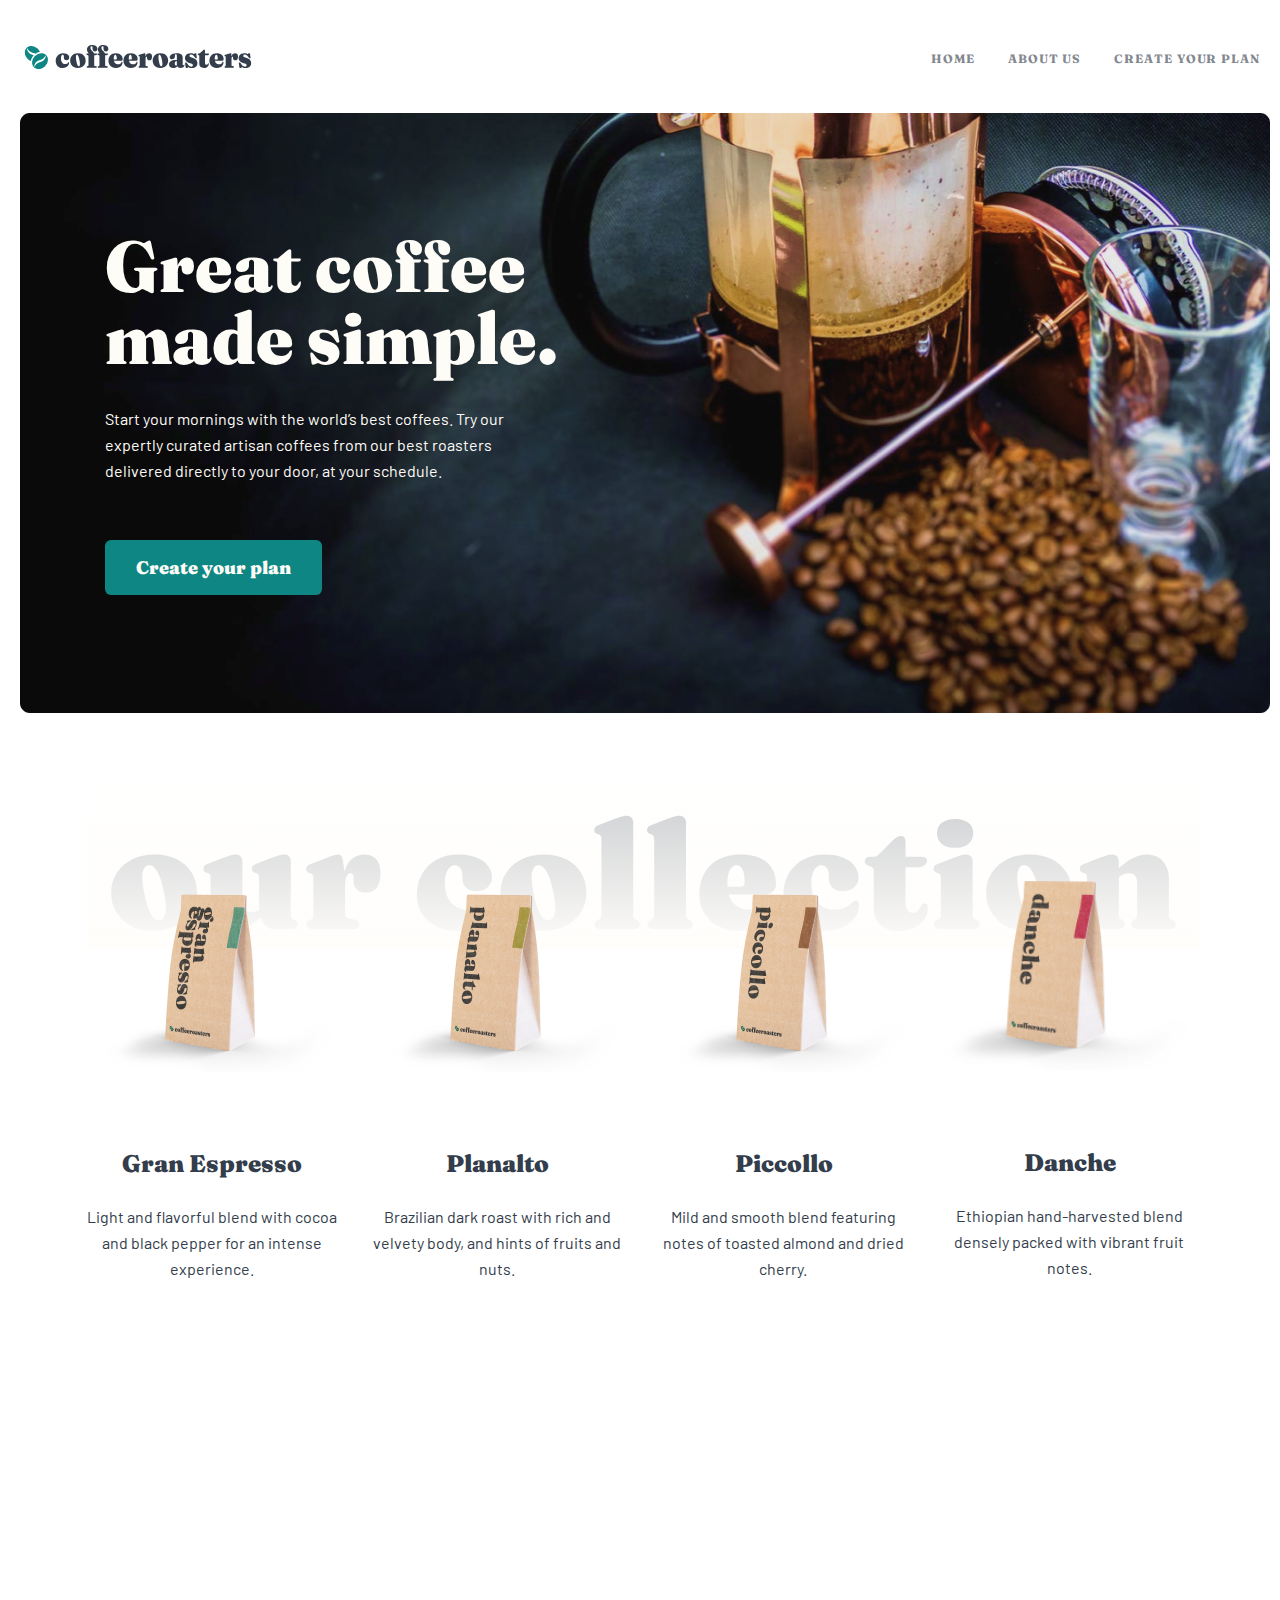
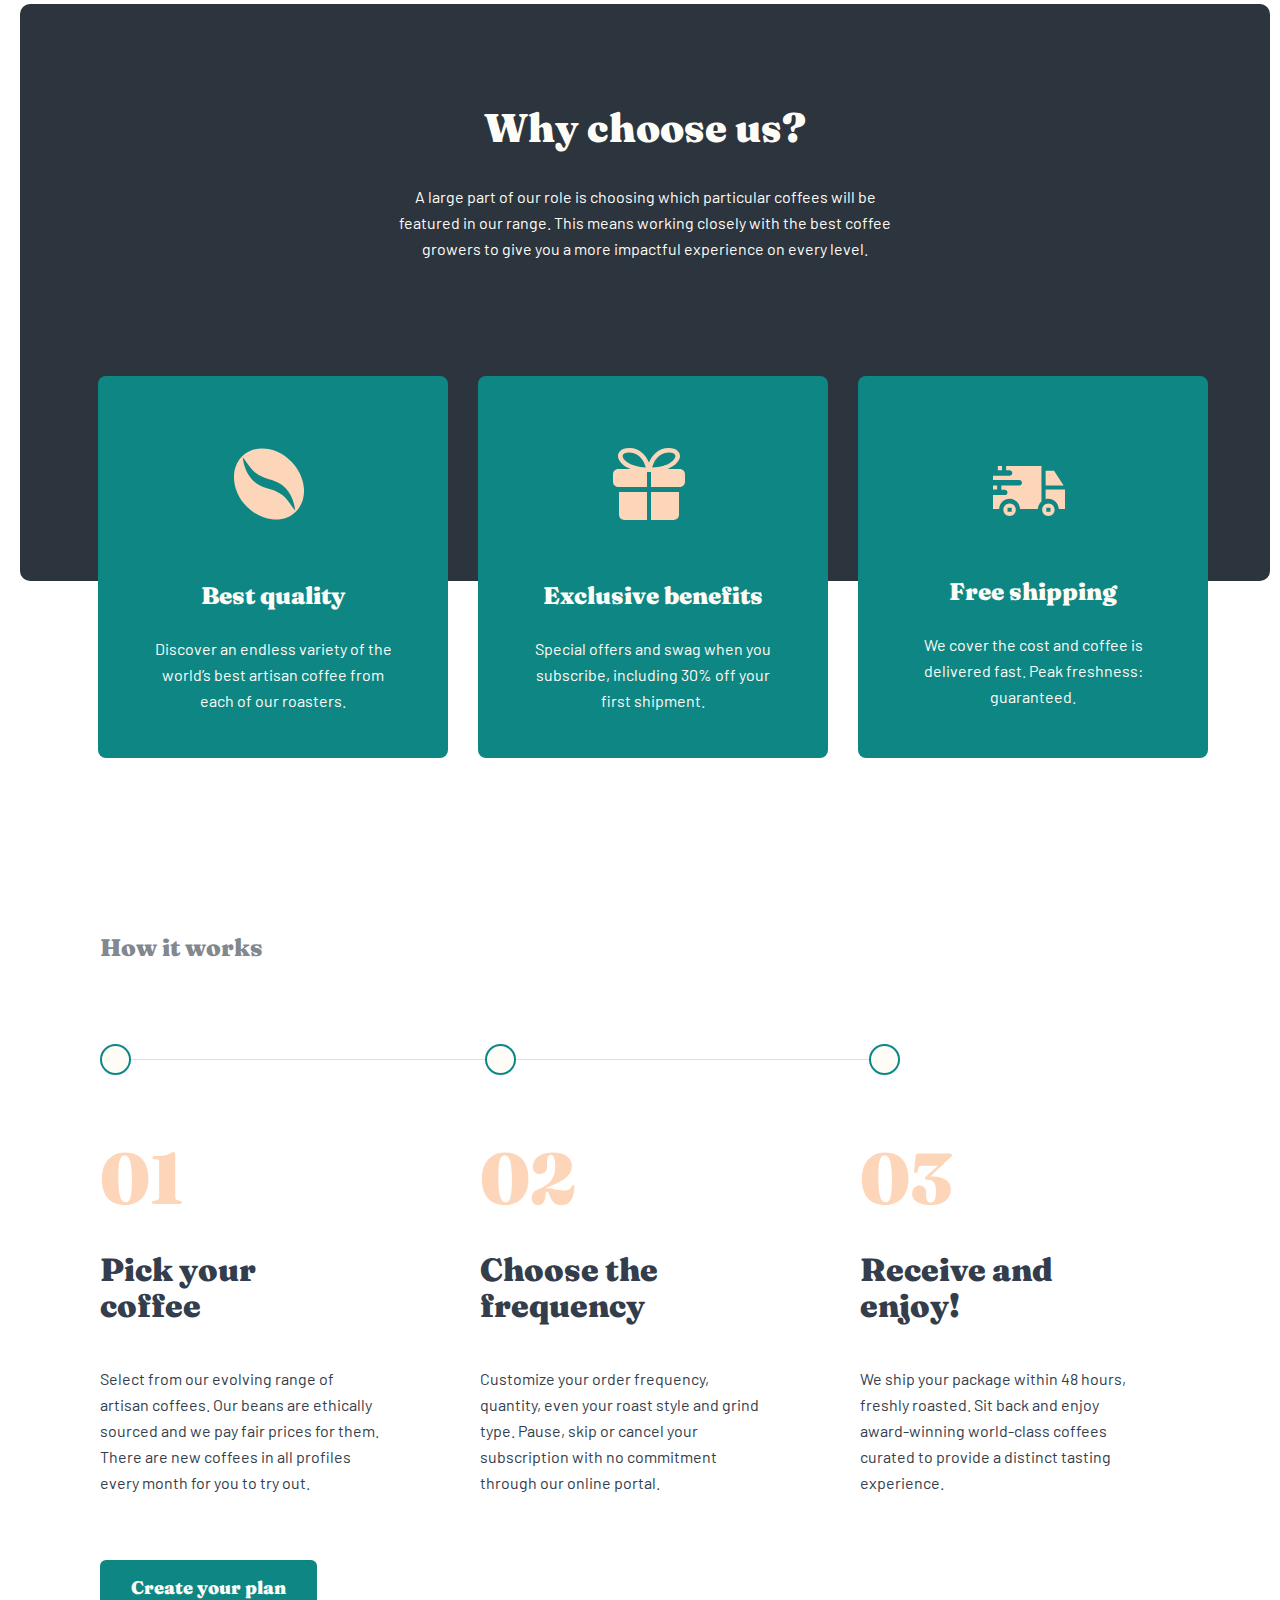
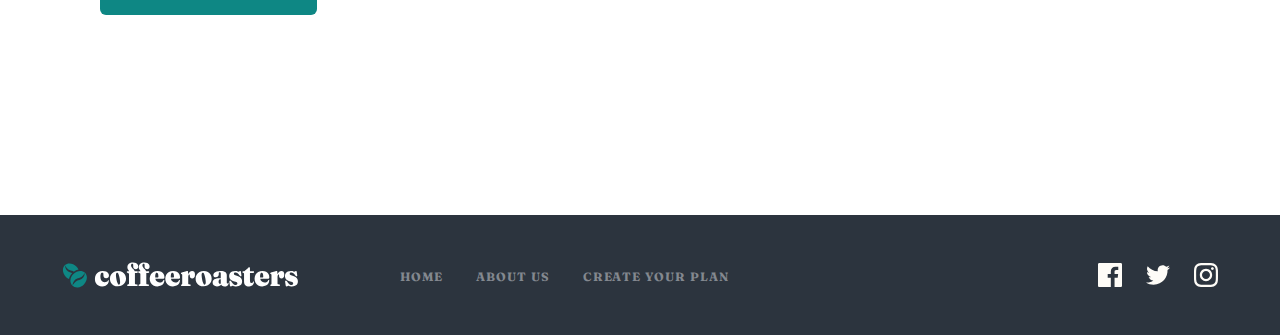
<file: index.html>
<!DOCTYPE html>
<html lang="en">

<head>
    <meta charset="UTF-8">
    <meta name="viewport" content="width=device-width, initial-scale=1.0">
    <link rel="stylesheet" href="./src/css/main.css">
    <link rel="icon" href="./src/assets/img/icon.png">
    <link rel="package" href="./aboutus.html">
    <link rel="package" href="./create.html">
    <title>coffeeroasters</title>
</head>

<body>

    <!-----------------HEADER START----------------->
    <header class="header">
        <div class="container">
            <div class="header-box">
                <img src="./src/assets/svg/logo.svg" alt="logo" width="236" height="26">
                <ul>
                    <li>
                        <a href="./index.html">HOME</a>
                    </li>
                    <li>
                        <a href="./aboutus.html">ABOUT US</a>
                    </li>
                    <li>
                        <a href="./create.html">Create your plan</a>
                    </li>
                </ul>
            </div>
        </div>
    </header>
    <!------------------HEADER END-------------------->

    <!------------------MAIN START---------------->
    <main class="main">
        <div class="container">
            <!-- HERO START -->
            <section class="hero">
                <img src="./src/assets/img/heroimg.jpg" alt="hero" width="1250" height="600">
                <div class="hero-box">
                    <h1>Great coffee made simple.</h1>
                    <p>
                        Start your mornings with the world’s best coffees. Try our expertly curated artisan coffees from
                        our best roasters delivered directly to your door, at your schedule.
                    </p>
                    <a href="./create.html">Create your plan</a>
                </div>
            </section>
            <!------------HERO END---------------->

            <!------------INFO START--------------->
            <section class="info">
                <img class="info-img" src="./src/assets/svg/info.svg" alt="svg" width="1111" height="196">
                <div class="info-box">
                    <ul>
                        <li>
                            <img src="./src/assets/img/kopi1.png" alt="png" width="255" height="193">
                            <h5>Gran Espresso</h5>
                            <p>
                                Light and flavorful blend with cocoa and black pepper for an intense experience.
                            </p>
                        </li>
                        <li>
                            <img src="./src/assets/img/kopi2.png" alt="png" width="256" height="193">
                            <h5>Planalto</h5>
                            <p>
                                Brazilian dark roast with rich and velvety body, and hints of fruits and nuts. </p>
                        </li>
                        <li>
                            <img src="./src/assets/img/kopi3.png" alt="png" width="256" height="193">
                            <h5>Piccollo</h5>
                            <p>
                                Mild and smooth blend featuring notes of toasted almond and dried cherry. </p>
                        </li>
                        <li>
                            <img src="./src/assets/img/kopi4.png" alt="png" width="256" height="190">
                            <h5>Danche</h5>
                            <p>
                                Ethiopian hand-harvested blend densely packed with vibrant fruit notes. </p>
                        </li>
                    </ul>
                </div>
            </section>
            <!------------INFO END----------------->

            <!------------CHOOSE START------------->
            <section class="choose">
                <h2>Why choose us?</h2>
                <p>
                    A large part of our role is choosing which particular coffees will be featured
                    in our range. This means working closely with the best coffee growers to give
                    you a more impactful experience on every level.
                </p>
                <ul>
                    <li>
                        <img src="./src/assets/svg/coffee.svg" alt="svg" width="72" height="72">
                        <h4>Best quality</h4>
                        <p>
                            Discover an endless variety of the world’s best artisan coffee from each of our roasters.
                        </p>
                    </li>
                    <li>
                        <img src="./src/assets/svg/sovga.svg" alt="svg" width="72" height="72">
                        <h4>Exclusive benefits</h4>
                        <p>
                            Special offers and swag when you subscribe, including 30% off your first shipment. </p>
                    </li>
                    <li class="choose-item">
                        <img src="./src/assets/svg/mashina.svg" alt="svg" width="72" height="50">
                        <h4>Free shipping</h4>
                        <p>
                            We cover the cost and coffee is delivered fast. Peak freshness: guaranteed. </p>
                    </li>
                </ul>
            </section>
            <!------------CHOOSE END--------------->

            <!------------WORKS START-------------->
            <section class="works">
                <h2>How it works</h2>
                <div class="works-box">
                    <img src="./src/assets/svg/Oval.svg" alt="svg" width="31" height="31">
                    <img src="./src/assets/svg/Oval.svg" alt="svg" width="31" height="31">
                    <img src="./src/assets/svg/Oval.svg" alt="svg" width="31" height="31">
                </div>
                <ul>
                    <li>
                        <h3>01</h3>
                        <h4>Pick your coffee</h4>
                        <p>
                            Select from our evolving range of artisan coffees. Our beans are ethically sourced and we
                            pay fair prices for them. There are new coffees in all profiles every month for you to try
                            out.
                        </p>
                    </li>
                    <li>
                        <h3>02</h3>
                        <h4>Choose the frequency</h4>
                        <p>
                            Customize your order frequency, quantity, even your roast style and grind type. Pause, skip
                            or cancel your subscription with no commitment through our online portal. </p>
                    </li>
                    <li>
                        <h3>03</h3>
                        <h4>Receive and enjoy!</h4>
                        <p>
                            We ship your package within 48 hours, freshly roasted. Sit back and enjoy award-winning
                            world-class coffees curated to provide a distinct tasting experience. </p>
                    </li>
                </ul>
                <a href="./create.html">Create your plan</a>
            </section>
            <!------------WORKS END---------------->
        </div>
    </main>
    <!--------------------MAIN END----------------->

    <!--------------------FOOTER START------------->
    <footer class="footer">
        <div class="container">
            <div class="footer-wrap">
                <div class="footer-box">
                    <img src="./src/assets/svg/footer.svg" alt="svg" width="236" height="26">
                    <ul>
                        <li>
                            <a href="./index.html">Home</a>
                        </li>
                        <li>
                            <a href="./aboutus.html">About us</a>
                        </li>
                        <li>
                            <a href="./create.html">Create your plan</a>
                        </li>
                    </ul>
                </div>
                <img class="footer-img" src="./src/assets/svg/footer1img.svg" alt="svg" width="120" height="24">
            </div>
        </div>
    </footer>
    <!--------------------FOOTER END--------------->

</body>

</html>
</file>
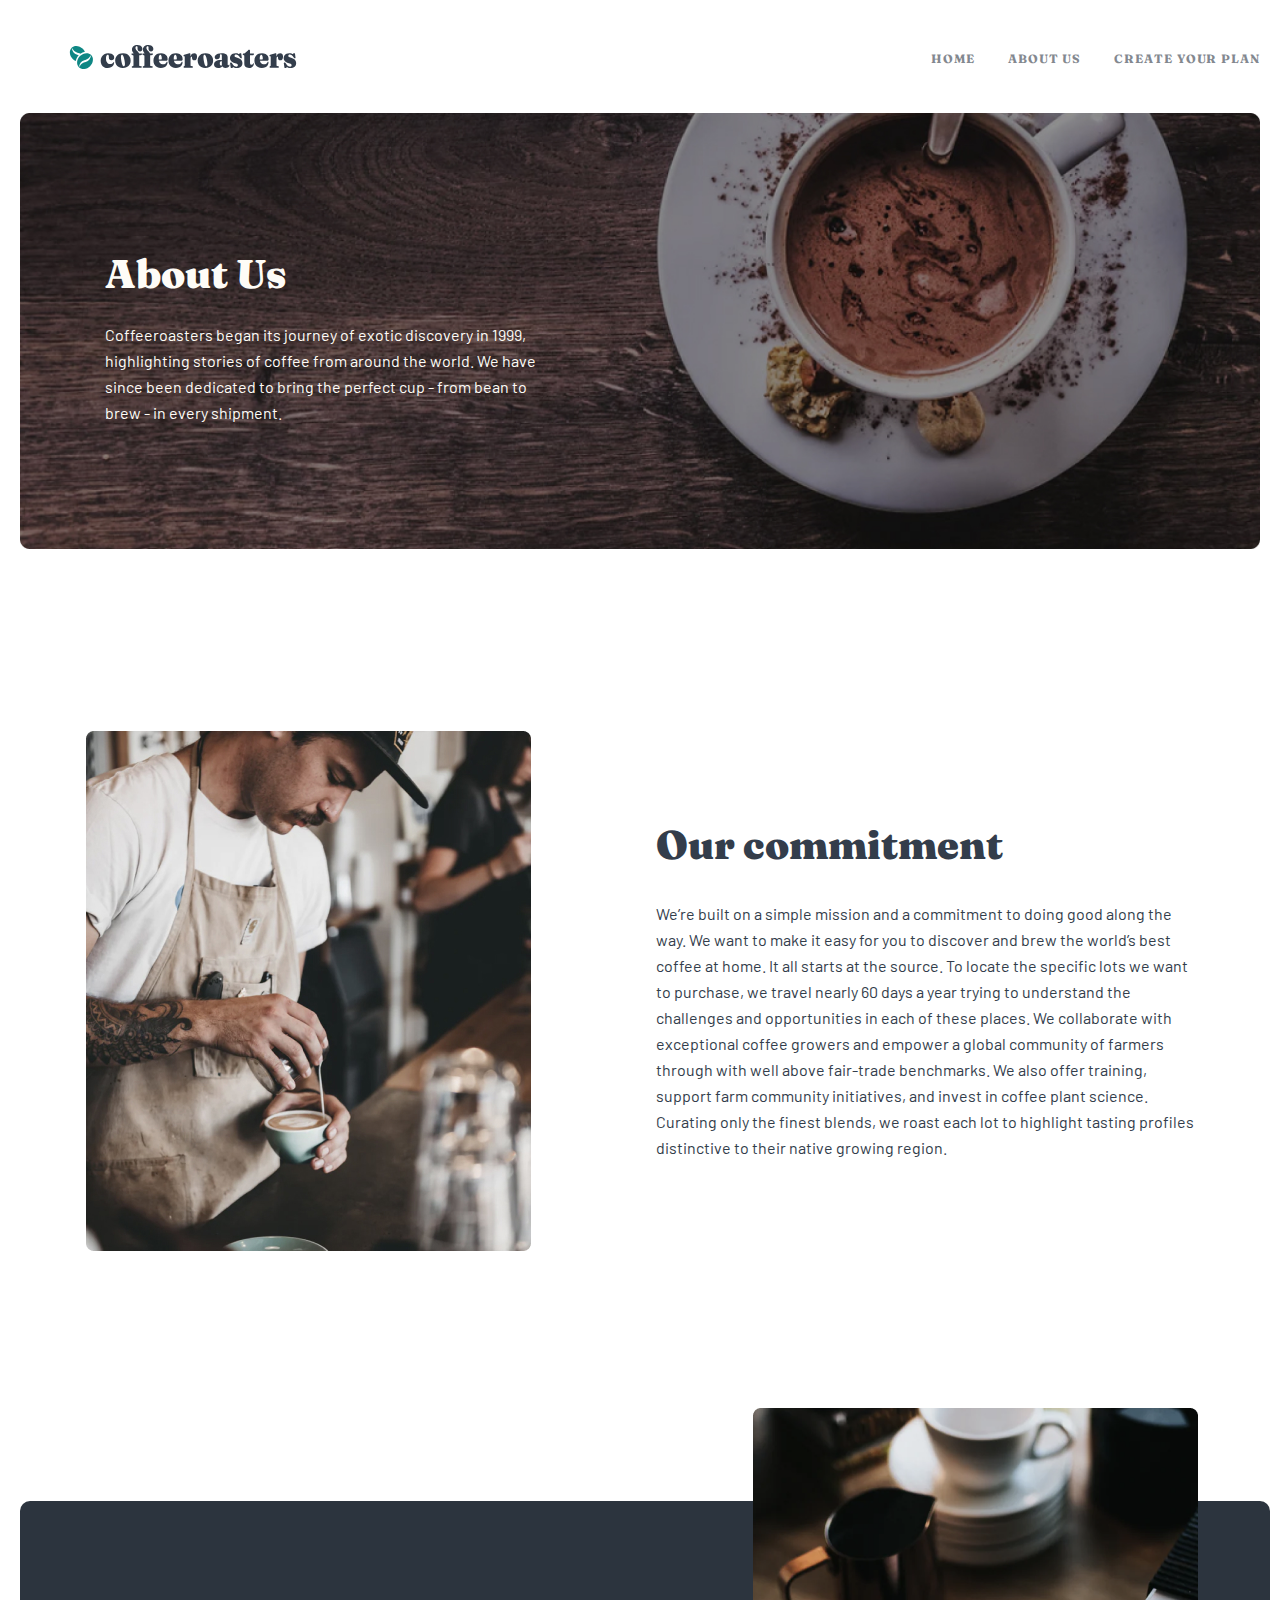
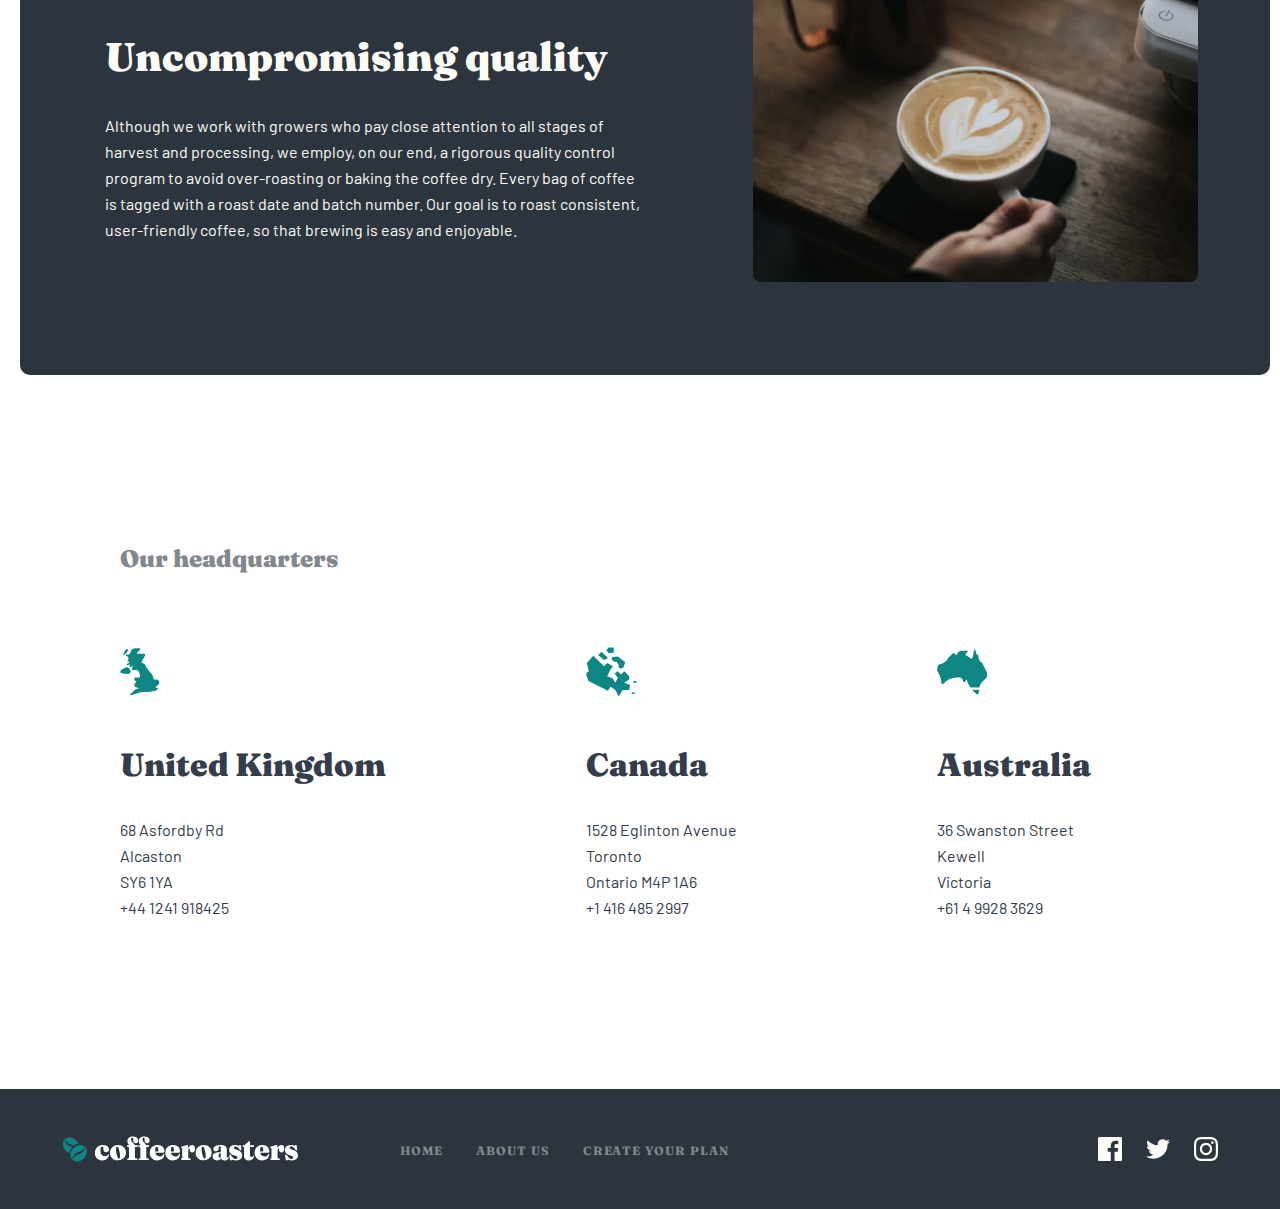
<file: aboutus.html>
<!DOCTYPE html>
<html lang="en">

<head>
    <meta charset="UTF-8">
    <meta name="viewport" content="width=device-width, initial-scale=1.0">
    <link rel="stylesheet" href="./src/css/main.css">
    <link rel="icon" href="./src/assets/img/icon.png">
    <title>About Us</title>
</head>

<body>

    <!-- HEADER START -->
    <header class="header">
        <div class="container">
            <div class="header-box">
                <img src="./src/assets/svg/logo.svg" alt="logo" width="326" height="26">
                <ul>
                    <li>
                        <a href="./index.html">HOME</a>
                    </li>
                    <li>
                        <a href="./aboutus.html">ABOUT US</a>
                    </li>
                    <li>
                        <a href="./create.html">CREATE YOUR PLAN</a>
                    </li>
                </ul>
            </div>
        </div>
    </header>
    <!-- HEADER END -->

    <!-- MAIN START -->
    <main class="main">
        <div class="container">
            <!-- HERO2 START -->
            <section class="hero2">
                <div class="hero2-box">
                    <h1>About Us</h1>
                    <p>
                        Coffeeroasters began its journey of exotic discovery in 1999, highlighting stories of coffee
                        from around the world. We have since been dedicated to bring the perfect cup - from bean to brew
                        - in every shipment.
                    </p>
                </div>
            </section>
            <!-- HERO2 END -->

            <!-- COMMIT START -->
            <section class="commit">
                <img src="./src/assets/img/commit.jpg" alt="jpg" width="445" height="520">
                <div class="commit-box">
                    <h2>Our commitment</h2>
                    <p>
                        We’re built on a simple mission and a commitment to doing good along the way. We want to make it
                        easy for you to discover and brew the world’s best coffee at home. It all starts at the source.
                        To locate the specific lots we want to purchase, we travel nearly 60 days a year trying to
                        understand the challenges and opportunities in each of these places. We collaborate with
                        exceptional coffee growers and empower a global community of farmers through with well above
                        fair-trade benchmarks. We also offer training, support farm community initiatives, and invest in
                        coffee plant science. Curating only the finest blends, we roast each lot to highlight tasting
                        profiles distinctive to their native growing region.
                    </p>
                </div>
            </section>
            <!-- COMMIT END -->

            <!-- UNCOMMIT START -->
            <section class="uncommit">
                <div class="uncommit-box">
                    <h2>Uncompromising quality</h2>
                    <p>
                        Although we work with growers who pay close attention to all stages of harvest and processing,
                        we employ, on our end, a rigorous quality control program to avoid over-roasting or baking the
                        coffee dry. Every bag of coffee is tagged with a roast date and batch number. Our goal is to
                        roast consistent, user-friendly coffee, so that brewing is easy and enjoyable.
                    </p>
                </div>
                <img src="./src/assets/img/Bitmap.png" alt="png" width="445" height="474">
            </section>
            <!-- UNCOMMIT END -->

            <!-- INFO2 START -->
            <section class="info2">
                <h2>Our headquarters</h2>
                <ul>
                    <li>
                        <img src="./src/assets/svg/info2.svg" alt="svg" width="40" height="50">
                        <h3>United Kingdom</h3>
                        <p>
                            68 Asfordby Rd <br> Alcaston <br> SY6 1YA <br> +44 1241 918425
                        </p>
                    </li>
                    <li>
                        <img src="./src/assets/svg/canada.svg" alt="svg" width="51" height="50">
                        <h3>Canada</h3>
                        <p>
                            1528 Eglinton Avenue <br> Toronto <br> Ontario M4P 1A6 <br> +1 416 485 2997
                        </p>
                    </li>
                    <li>
                        <img src="./src/assets/svg/australiya.svg" alt="svg" width="50" height="50">
                        <h3>Australia</h3>
                        <p>
                            36 Swanston Street <br> Kewell <br> Victoria <br> +61 4 9928 3629
                        </p>
                    </li>
                </ul>
            </section>
            <!-- INFO2 END -->
        </div>
    </main>
    <!-- MAIN END -->

    <!-- FOOTER START -->
    <footer class="footer">
        <div class="container">
            <div class="footer-wrap">
                <div class="footer-box">
                    <img src="./src/assets/svg/footer.svg" alt="svg" width="236" height="26">
                    <ul>
                        <li>
                            <a href="./index.html">HOME</a>
                        </li>
                        <li>
                            <a href="./aboutus.html">ABOUT US</a>
                        </li>
                        <li>
                            <a href="./create.html">Create your plan</a>
                        </li>
                    </ul>
                </div>
                <img class="footer-img" src="./src/assets/svg/footer1img.svg" alt="svg" width="120" height="24">
            </div>
        </div>
    </footer>
    <!-- FOOTER END -->

</body>

</html>
</file>
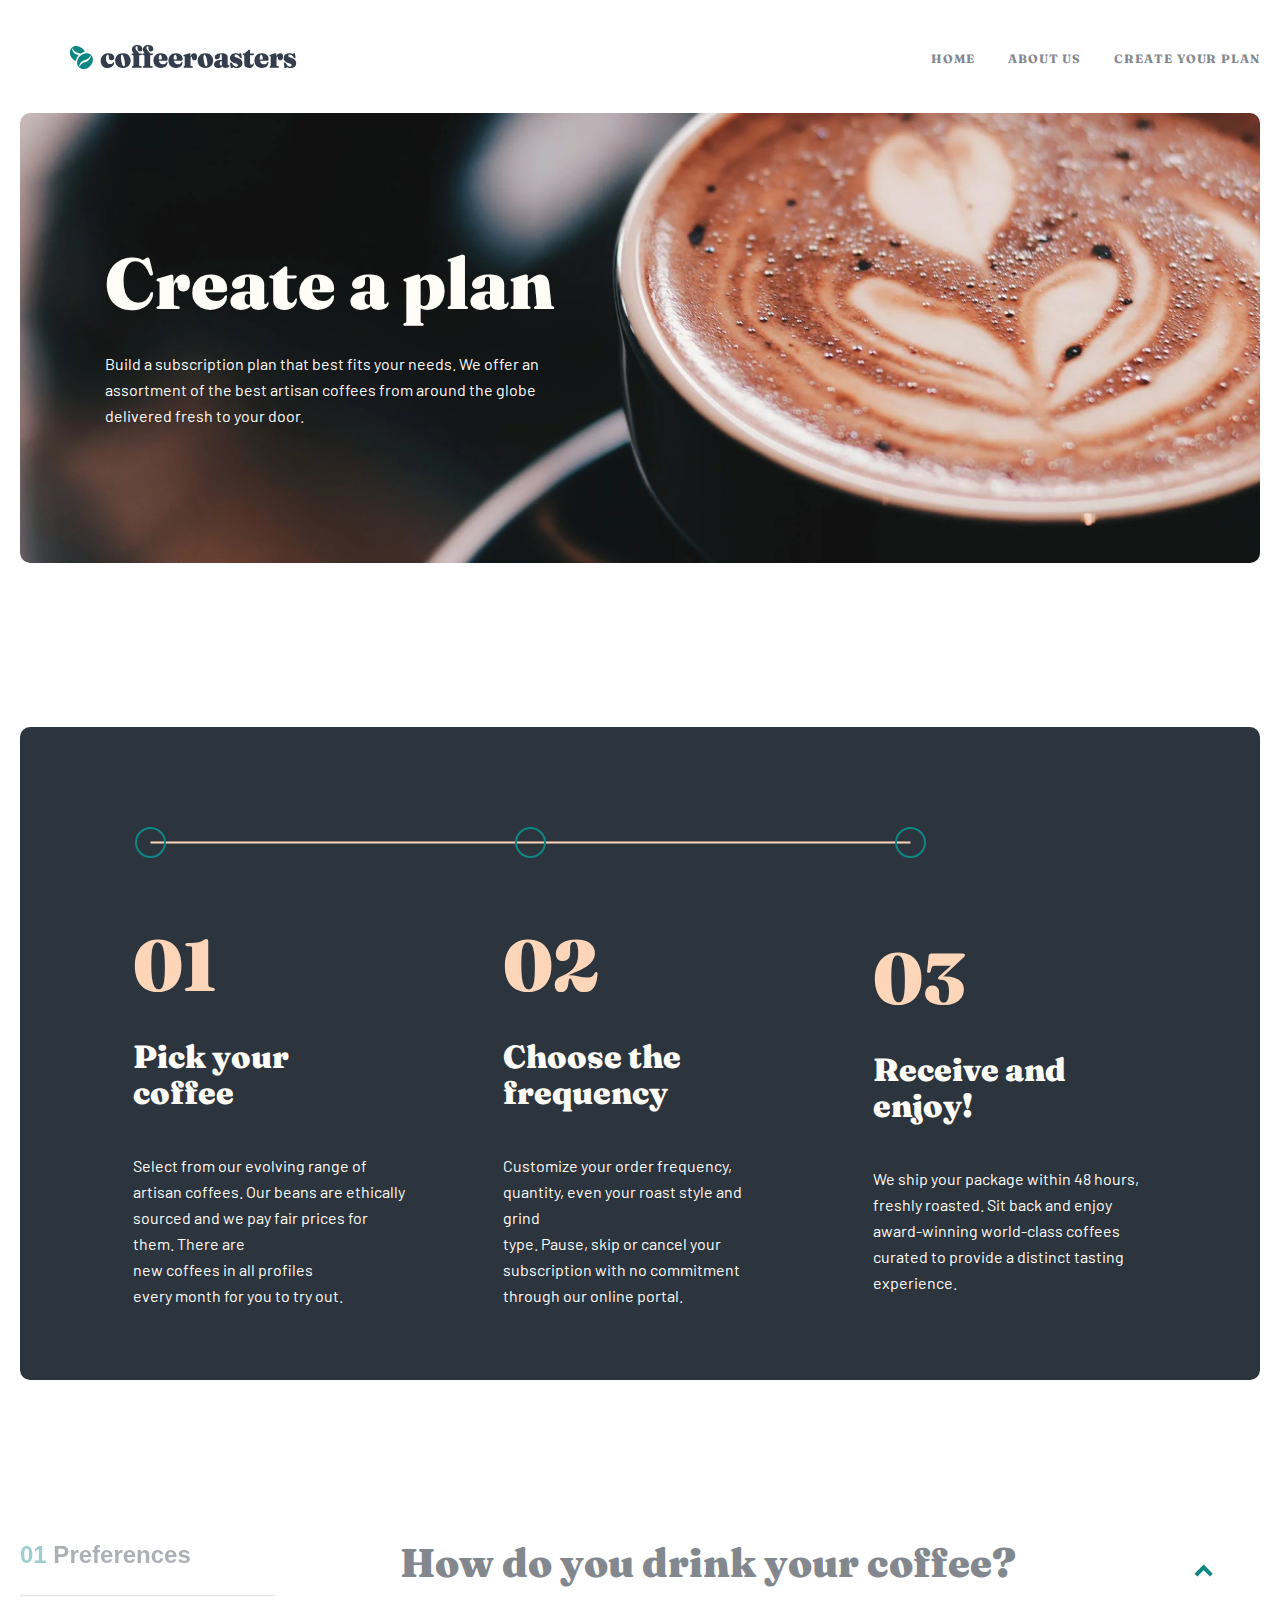
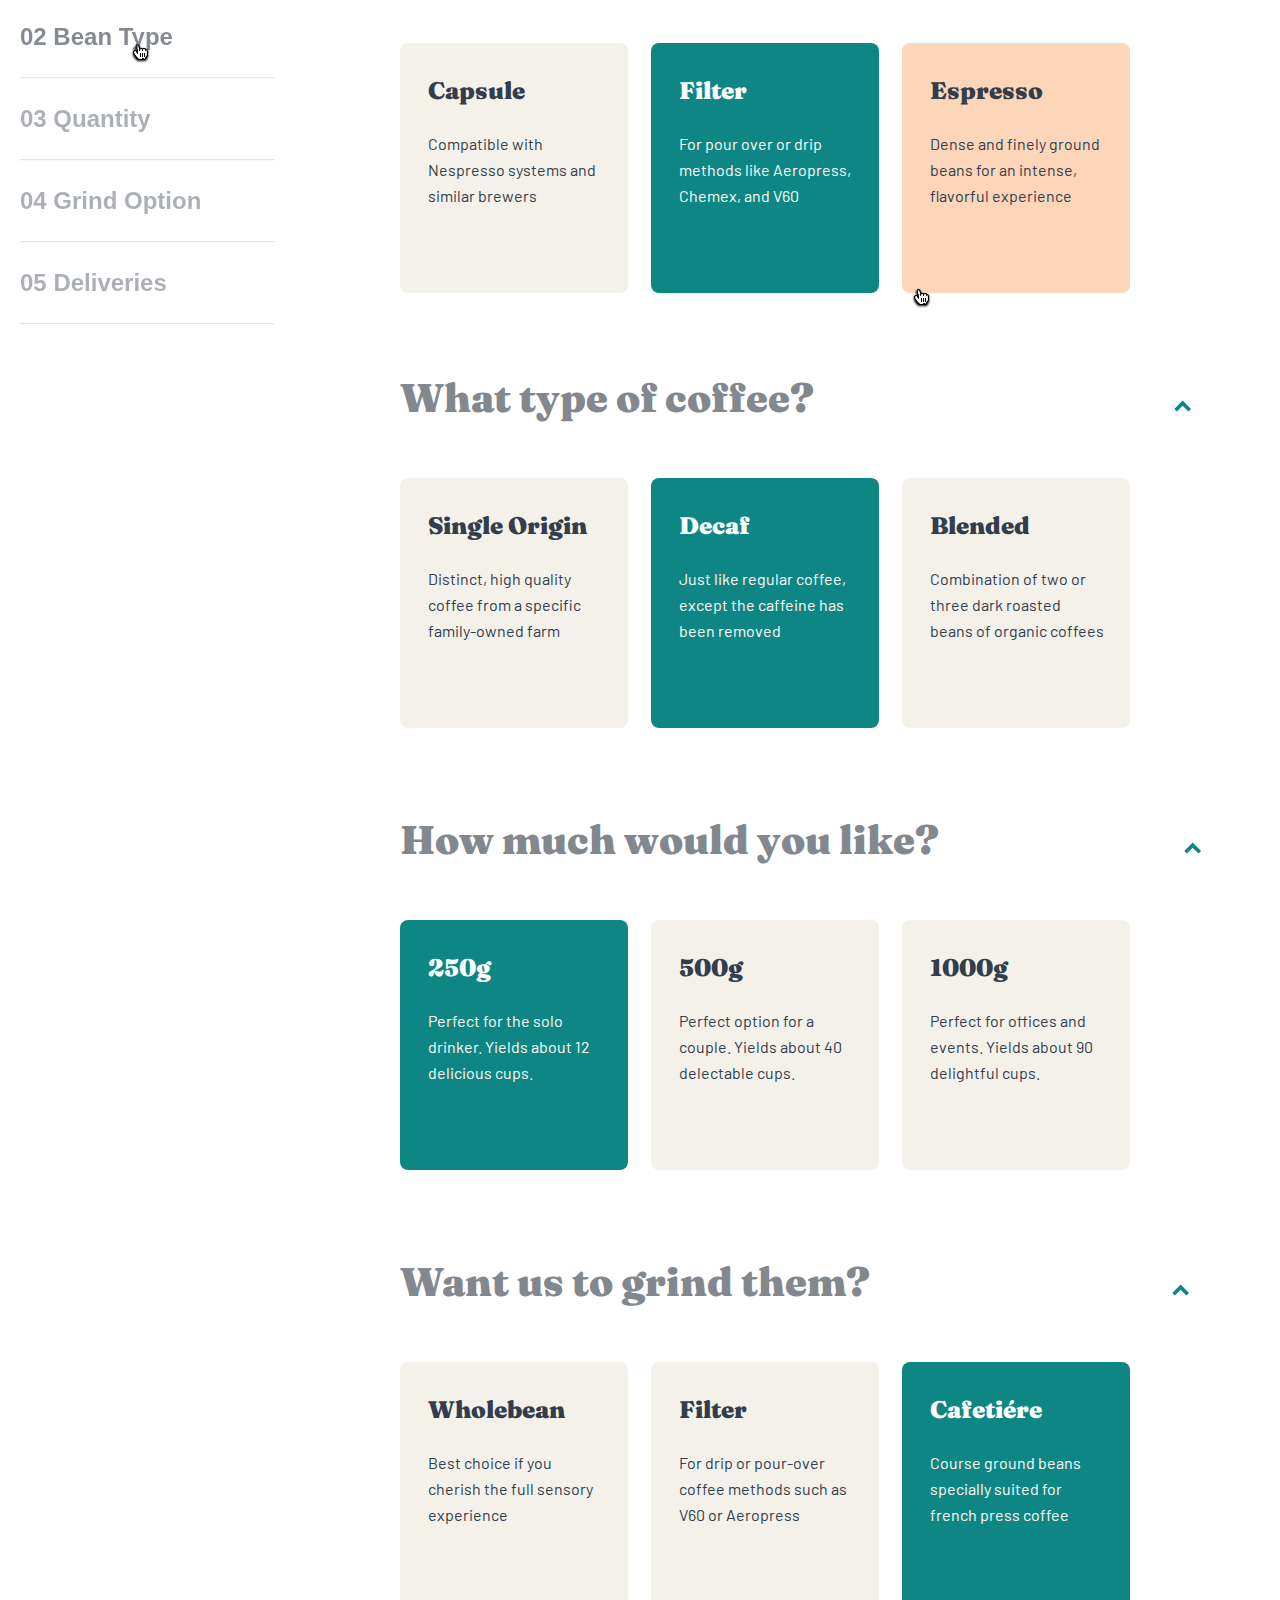
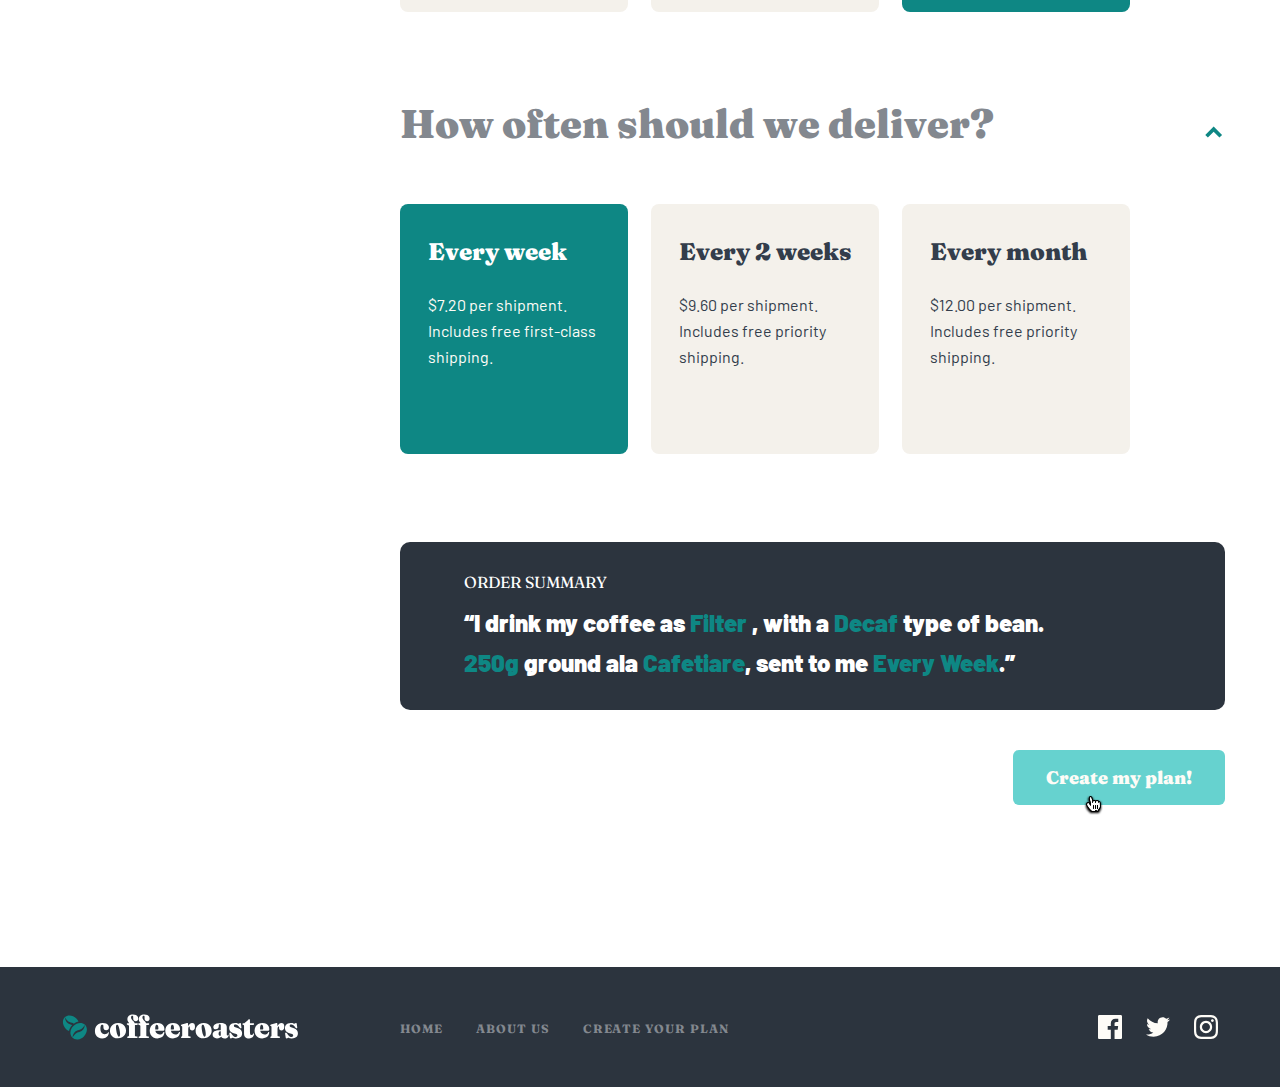
<file: create.html>
<!DOCTYPE html>
<html lang="en">

<head>
    <meta charset="UTF-8">
    <meta name="viewport" content="width=device-width, initial-scale=1.0">
    <link rel="stylesheet" href="./src/css/main.css">
    <link rel="icon" href="./src/assets/img/icon.png">
    <title>Create your plan</title>
</head>

<body>

    <!-- HEADER START -->
    <header class="header">
        <div class="container">
            <div class="header-box">
                <img src="./src/assets/svg/logo.svg" alt="logo" width="326" height="26">
                <ul>
                    <li>
                        <a href="./index.html">HOME</a>
                    </li>
                    <li>
                        <a href="./aboutus.html">ABOUT US</a>
                    </li>
                    <li>
                        <a href="./create.html">CREATE YOUR PLAN</a>
                    </li>
                </ul>
            </div>
        </div>
    </header>
    <!-- HEADER END -->

    <!-- MAIN START -->
    <main class="main">
        <div class="container">
            <!-- HERO3 START -->
            <section class="hero3">
                <h1>Create a plan</h1>
                <p>
                    Build a subscription plan that best fits your needs. We offer an assortment of the best artisan
                    coffees from around the globe delivered fresh to your door.
                </p>
            </section>
            <!-- HERO3 END -->

            <!-- INFO2 START -->
            <section class="creat-info">
                <img src="./src/assets/svg/creat.svg" alt="svg" width="791" height="31">
                <ul class="info2-list">
                    <li class="info2-item">
                        <h3>01</h3>
                        <h2>Pick your coffee</h2>
                        <p>
                            Select from our evolving range of artisan coffees. Our beans are ethically
                            sourced and we pay fair prices for them. There are <br> new coffees in all profiles <br>
                            every month for you to try out.
                        </p>
                    </li>
                    <li class="info2-item">
                        <h3>02</h3>
                        <h2>Choose the frequency</h2>
                        <p>
                            Customize your order frequency, quantity, even your roast style and grind <br> type. Pause, skip
                            or cancel your subscription with no commitment through our online portal.
                        </p>
                    </li>
                    <li class="info2-item">
                        <h3>03</h3>
                        <h2>Receive and enjoy!</h2>
                        <p>
                            We ship your package within 48 hours, freshly roasted. Sit back and enjoy award-winning
                            world-class coffees curated to provide a distinct tasting experience.
                        </p>
                    </li>
                </ul>
            </section>
            <!-- INFO2 END -->

            <!-- MENU START -->
            <section class="menu">
                <div class="menu-box">
                    <ul class="menu-list">
                        <li class="menu-item">
                            <button> <span>01</span> Preferences</button>
                            <hr>
                        </li>
                        <li class="menu-item">
                            <button class="item-btn"> 02 Bean Type </button>
                            <hr>
                        </li>
                        <li class="menu-item">
                            <button> 03 Quantity </button>
                            <hr>
                        </li>
                        <li class="menu-item">
                            <button> 04 Grind Option </button>
                            <hr>
                        </li>
                        <li class="menu-item">
                            <button class="menu-btn"> 05 <span class="span-text">Deliveries</span> </button>
                            <hr>
                        </li>
                    </ul>
                </div>
                <div class="menu-right">
                    <div class="menu-drink">
                        <div class="drink-box">
                            <h2 class="drink-title">How do you drink your coffee?</h2>
                            <img src="./src/assets/svg/yopish.svg" alt="svg" width="19" height="13">
                        </div>
                        <ul class="drink-list">
                            <li class="drink-item1">
                                <h3>Capsule</h3>
                                <p>Compatible with Nespresso systems and similar brewers</p>
                            </li>
                            <li class="drink-item2">
                                <h3>Filter</h3>
                                <p>For pour over or drip methods like Aeropress, Chemex, and V60</p>
                            </li>
                            <li class="drink-item3">
                                <h3>Espresso</h3>
                                <p>Dense and finely ground beans for an intense, flavorful experience</p>
                                <img src="./src/assets/svg/pointer.svg" alt="svg" width="19" height="20">
                            </li>
                        </ul>
                    </div>
                    <div class="menu-type">
                        <div class="type-box">
                            <h2 class="type-title">What type of coffee?</h2>
                            <img src="./src/assets/svg/yopish.svg" alt="svg" width="19" height="12">
                        </div>
                        <ul class="type-list">
                            <li class="type-item1">
                                <h3>Single Origin</h3>
                                <p>Distinct, high quality coffee from a specific family-owned farm</p>
                            </li>
                            <li class="type-item2">
                                <h3>Decaf</h3>
                                <p>Just like regular coffee, except the caffeine has been removed</p>
                            </li>
                            <li class="type-item3">
                                <h3>Blended</h3>
                                <p>Combination of two or three dark roasted beans of organic coffees</p>
                            </li>
                        </ul>
                    </div> 
                    <div class="menu-like">
                        <div class="like-box">
                            <h2 class="like-title">How much would you like?</h2>
                            <img src="./src/assets/svg/yopish.svg" alt="svg" width="19" height="12">
                        </div>
                        <ul class="like-list">
                            <li class="like-item1">
                                <h3>250g</h3>
                                <p>Perfect for the solo drinker. Yields about 12 delicious cups.</p>
                            </li>
                            <li class="like-item2">
                                <h3>500g</h3>
                                <p>Perfect option for a couple. Yields about 40 delectable cups.</p>
                            </li>
                            <li class="like-item3">
                                <h3>1000g</h3>
                                <p>Perfect for offices and events. Yields about 90 delightful cups.</p>
                            </li>
                        </ul>
                    </div> 
                    <div class="menu-grind">
                        <div class="grind-box">
                            <h2 class="grind-title">Want us to grind them?</h2>
                            <img src="./src/assets/svg/yopish.svg" alt="svg" width="19" height="12">
                        </div>
                        <ul class="grind-list">
                            <li class="grind-item1">
                                <h3>Wholebean</h3>
                                <p>Best choice if you cherish the full sensory experience</p>
                            </li>
                            <li class="grind-item2">
                                <h3>Filter</h3>
                                <p>For drip or pour-over coffee methods such as V60 or Aeropress</p>
                            </li>
                            <li class="grind-item3">
                                <h3>Cafetiére</h3>
                                <p> Course ground beans specially suited for french press coffee</p>
                            </li>
                        </ul>
                    </div>
                    <div class="menu-deliver">
                        <div class="deliver-box">
                            <h2 class="deliver-title">How often should we deliver?</h2>
                            <img src="./src/assets/svg/yopish.svg" alt="svg" width="19" height="12">
                        </div>
                        <ul class="deliver-list">
                            <li class="deliver-item1">
                                <h3>Every week</h3>
                                <p>$7.20 per shipment. Includes free first-class shipping.</p>
                            </li>
                            <li class="deliver-item2">
                                <h3>Every 2 weeks</h3>
                                <p>$9.60 per shipment. Includes free priority shipping.</p>
                            </li>
                            <li class="deliver-item3">
                                <h3>Every month</h3>
                                <p>$12.00 per shipment. Includes free priority shipping.</p>
                            </li>
                        </ul>
                    </div>
                    <div class="menu-order">
                        <h3>Order Summary</h3>
                        <p>
                            “I drink my coffee as <span>Filter</span> , with a <span>Decaf</span> type of bean. <span>250g</span> ground ala <span>Cafetiare</span>, sent to me <span>Every Week</span>.”
                        </p>
                    </div>  
                    <a href="#">
                        Create my plan!
                    <img src="./src/assets/svg/pointer.svg" alt="svg" width="19" height="20">
                    </a>
                </div>
            </section>
            <!-- MENU END -->
        </div>
    </main>
    <!-- MAIN END -->

    <!-- FOOTER START -->
    <footer class="footer">
        <div class="container">
            <div class="footer-wrap">
                <div class="footer-box">
                    <img src="./src/assets/svg/footer.svg" alt="svg" width="236" height="26">
                    <ul>
                        <li>
                            <a href="./index.html">HOME</a>
                        </li>
                        <li>
                            <a href="./aboutus.html">ABOUT US</a>
                        </li>
                        <li>
                            <a href="./create.html">Create your plan</a>
                        </li>
                    </ul>
                </div>
                <img class="footer-img" src="./src/assets/svg/footer1img.svg" alt="svg" width="120" height="24">
            </div>
        </div>
    </footer>
    <!-- FOOTER END -->

</body>

</html>
</file>
<file: src/css/main.css>
@import url("https://fonts.googleapis.com/css2?family=Barlow:wght@400;500&display=swap");
@import url("https://fonts.googleapis.com/css2?family=Fraunces:opsz,wght@9..144,400;9..144,500;9..144,600;9..144,700;9..144,800;9..144,900&display=swap");
*::before,
*::after,
* {
  margin: 0;
  padding: 0;
  box-sizing: border-box;
}

body {
  font-family: "Fraunces", serif;
}

ul {
  list-style: none;
}

a {
  text-decoration: none;
  display: inline-block;
}

img {
  display: inline-block;
}

p {
  font-family: "Barlow", sans-serif;
}

button {
  cursor: pointer;
}

span {
  display: inline-block;
}

.container {
  width: 1280px;
  margin: 0 auto;
  padding: 0 20px;
}

.header {
  padding: 44px 0px 0px 0px;
  margin-bottom: 43px;
}
.header-box {
  display: flex;
  align-items: center;
  justify-content: space-between;
}
.header-box ul {
  display: flex;
  align-items: center;
  gap: 0 33px;
}
.header-box ul a {
  color: #83888F;
  font-size: 12px;
  font-style: normal;
  font-weight: 700;
  line-height: 15px;
  letter-spacing: 0.923px;
  text-transform: uppercase;
}

.hero {
  position: relative;
  width: 1240px;
  height: 600px;
  margin-bottom: 166px;
}
.hero img {
  position: absolute;
}
.hero-box {
  position: absolute;
  padding: 117px 0px 0px 85px;
}
.hero-box h1 {
  width: 493px;
  color: #FEFCF7;
  font-size: 72px;
  font-style: normal;
  font-weight: 900;
  line-height: 72px;
  margin-bottom: 32px;
}
.hero-box p {
  width: 445px;
  color: #FEFCF7;
  font-size: 16px;
  font-style: normal;
  font-weight: 400;
  line-height: 26px;
  margin-bottom: 56px;
}
.hero-box a {
  color: #FEFCF7;
  text-align: center;
  font-size: 18px;
  font-style: normal;
  font-weight: 900;
  line-height: 25px;
  padding: 15px 31px;
  border-radius: 6px;
  background: #0E8784;
}
.hero-box a:hover {
  opacity: 0.7;
}
.hero-box a:active {
  opacity: 0.3;
}

.hero2 {
  margin: 0 auto;
  width: 100%;
  height: 450px;
  background-image: url("../../../src/assets/img/hero2.jpg");
  background-repeat: no-repeat;
  background-size: contain;
  margin-bottom: 168px;
}
.hero2-box {
  padding: 137px 0px 0px 85px;
}
.hero2-box h1 {
  color: #FEFCF7;
  font-size: 40px;
  font-style: normal;
  font-weight: 900;
  line-height: 48px;
  margin-bottom: 24px;
}
.hero2-box p {
  width: 445px;
  color: #FEFCF7;
  font-size: 16px;
  font-style: normal;
  font-weight: 400;
  line-height: 26px;
}

.info {
  margin: 0 auto;
  position: relative;
  width: 1111px;
  height: 524.545px;
  margin-bottom: 200px;
}
.info .info-img {
  margin: 0 auto;
  position: absolute;
  top: -126px;
  left: 3px;
}
.info-box {
  position: absolute;
}
.info ul {
  display: flex;
  align-items: center;
  justify-content: center;
  gap: 0 30px;
}
.info ul img {
  margin-bottom: 72px;
}
.info ul h5 {
  color: #333D4B;
  text-align: center;
  font-size: 24px;
  font-style: normal;
  font-weight: 900;
  line-height: 32px;
  margin-bottom: 24px;
}
.info ul p {
  width: 255px;
  color: #333D4B;
  text-align: center;
  font-size: 16px;
  font-style: normal;
  font-weight: 400;
  line-height: 26px;
}

.creat-info {
  width: 100%;
  height: 653px;
  padding: 100px 0px 107px 0px;
  border-radius: 10px;
  background: #2C343E;
  margin-bottom: 159px;
}
.creat-info img {
  margin-bottom: 67px;
  margin-left: 115px;
}
.creat-info .info2-list {
  display: flex;
  align-items: center;
  justify-content: center;
  gap: 0 95px;
  margin-bottom: 107px;
}
.creat-info .info2-list .info2-item h3 {
  color: #FDD6BA;
  font-size: 72px;
  font-style: normal;
  font-weight: 900;
  line-height: 72px;
  margin-bottom: 38px;
}
.creat-info .info2-list .info2-item h2 {
  width: 255px;
  color: #FEFCF7;
  font-size: 32px;
  font-style: normal;
  font-weight: 900;
  line-height: 36px;
  margin-bottom: 42px;
}
.creat-info .info2-list .info2-item p {
  width: 275px;
  color: #FEFCF7;
  font-size: 16px;
  font-style: normal;
  font-weight: 400;
  line-height: 26px;
}

.choose {
  padding: 100px 0px 0px 0px;
  position: relative;
  width: 1250px;
  height: 577px;
  border-radius: 10px;
  background: #2C343E;
  margin-bottom: 351px;
}
.choose h2 {
  color: #FEFCF7;
  text-align: center;
  font-size: 40px;
  font-style: normal;
  font-weight: 900;
  line-height: 48px;
  margin-bottom: 32px;
}
.choose p {
  margin: 0 auto;
  width: 520px;
  color: #FEFCF7;
  text-align: center;
  font-size: 16px;
  font-style: normal;
  font-weight: 400;
  line-height: 26px;
  margin-bottom: 86px;
}
.choose ul {
  position: absolute;
  top: 372px;
  left: 78px;
  display: flex;
  align-items: center;
  justify-content: center;
  gap: 0 30px;
}
.choose ul .choose-item {
  padding: 90px 0px 0px 0px;
}
.choose ul li {
  padding: 72px 0px 48px 0px;
  width: 350px;
  height: 382px;
  border-radius: 8px;
  background: #0E8784;
}
.choose ul li img {
  margin-left: 135px;
  margin-bottom: 56px;
}
.choose ul li h4 {
  color: #FEFCF7;
  font-size: 24px;
  text-align: center;
  font-style: normal;
  font-weight: 900;
  line-height: 32px;
  margin-bottom: 24px;
}
.choose ul li p {
  margin: 0 auto;
  width: 255px;
  color: #FEFCF7;
  font-size: 16px;
  font-style: normal;
  font-weight: 400;
  line-height: 26px;
}

.works {
  margin-left: 80px;
  margin-bottom: 200px;
}
.works h2 {
  color: #83888F;
  font-size: 24px;
  font-style: normal;
  font-weight: 900;
  line-height: 32px;
  margin-bottom: 80px;
}
.works-box {
  position: relative;
  width: 800px;
  display: flex;
  align-items: center;
  justify-content: space-between;
  margin-bottom: 67px;
}
.works-box::before {
  content: "";
  position: absolute;
  width: 760px;
  height: 1px;
  left: 10px;
  background-color: #FDD6BA;
}
.works-box img {
  position: relative;
}
.works ul {
  display: flex;
  align-items: center;
  gap: 0 95px;
  margin-bottom: 64px;
}
.works ul h3 {
  color: #FDD6BA;
  font-size: 72px;
  font-style: normal;
  font-weight: 900;
  line-height: 72px;
  margin-bottom: 38px;
}
.works ul h4 {
  width: 255px;
  color: #333D4B;
  font-size: 32px;
  font-style: normal;
  font-weight: 900;
  line-height: 36px;
  margin-bottom: 42px;
}
.works ul p {
  width: 285px;
  color: #333D4B;
  font-size: 16px;
  font-style: normal;
  font-weight: 400;
  line-height: 26px;
}
.works a {
  color: #FEFCF7;
  text-align: center;
  font-size: 18px;
  font-style: normal;
  font-weight: 900;
  line-height: 25px;
  padding: 15px 31px;
  border-radius: 6px;
  background: #0E8784;
}
.works a:hover {
  opacity: 0.7;
}
.works a:active {
  opacity: 0.3;
}

.commit {
  display: flex;
  align-items: center;
  justify-content: center;
  margin-bottom: 250px;
}
.commit-box {
  margin-left: 125px;
}
.commit h2 {
  color: #333D4B;
  font-size: 40px;
  font-style: normal;
  font-weight: 900;
  line-height: 48px;
  margin-bottom: 32px;
}
.commit p {
  width: 539px;
  color: #333D4B;
  font-size: 16px;
  font-style: normal;
  font-weight: 400;
  line-height: 26px;
}

.uncommit {
  position: relative;
  width: 1250px;
  height: 474px;
  display: flex;
  align-items: center;
  border-radius: 10px;
  background: #2C343E;
  margin-bottom: 168px;
}
.uncommit-box {
  margin-left: 85px;
}
.uncommit-box h2 {
  color: #FEFCF7;
  font-size: 40px;
  font-style: normal;
  font-weight: 900;
  line-height: 48px;
  margin-bottom: 32px;
}
.uncommit-box p {
  width: 540px;
  color: #FEFCF7;
  font-size: 16px;
  font-style: normal;
  font-weight: 400;
  line-height: 26px;
}
.uncommit img {
  position: absolute;
  bottom: 93px;
  right: 72px;
}

.info2 {
  margin-left: 100px;
}
.info2 h2 {
  color: #83888F;
  font-size: 24px;
  font-style: normal;
  font-weight: 900;
  line-height: 32px;
  margin-bottom: 72px;
}
.info2 ul {
  display: flex;
  align-items: center;
  gap: 0 200px;
  margin-bottom: 168px;
}
.info2 ul img {
  margin-bottom: 46px;
}
.info2 ul h3 {
  color: #333D4B;
  font-size: 32px;
  font-style: normal;
  font-weight: 900;
  line-height: 36px;
  margin-bottom: 34px;
}
.info2 ul p {
  color: #333D4B;
  font-size: 16px;
  font-style: normal;
  font-weight: 400;
  line-height: 26px;
}

.hero3 {
  border-radius: 10px;
  padding: 134px 0px 134px 85px;
  background-image: url("../../../src/assets/img/hero3.png");
  background-repeat: no-repeat;
  margin-bottom: 164px;
}
.hero3 h1 {
  color: #FEFCF7;
  font-size: 72px;
  font-style: normal;
  font-weight: 900;
  line-height: 72px;
  margin-bottom: 32px;
}
.hero3 p {
  width: 445px;
  color: #FEFCF7;
  font-size: 16px;
  font-style: normal;
  font-weight: 400;
  line-height: 26px;
}

.menu {
  display: flex;
  gap: 0 125px;
  background-image: url("../../../src/assets/svg/pointer.svg");
  background-repeat: no-repeat;
  background-position: 111px 104px;
}
.menu button {
  opacity: 0.4;
  color: #333D4B;
  font-size: 24px;
  font-style: normal;
  font-weight: 900;
  line-height: 32px;
  border: none;
  margin-bottom: 24px;
  background: none;
}
.menu span {
  color: #0E8784;
  font-size: 24px;
  font-style: normal;
  font-weight: 900;
  line-height: 32px;
}
.menu .item-btn {
  color: #333D4B;
  font-size: 24px;
  font-style: normal;
  font-weight: 900;
  line-height: 32px;
  opacity: 0.6015;
}
.menu .menu-btn {
  color: #333D4B;
  font-size: 24px;
  font-style: normal;
  font-weight: 900;
  line-height: 32px;
}
.menu .span-text {
  color: #333D4B;
  font-size: 24px;
  font-style: normal;
  font-weight: 900;
  line-height: 32px;
}
.menu hr {
  width: 255px;
  height: 1px;
  opacity: 0.25;
  background: #83888F;
  margin-bottom: 24px;
}
.menu .drink-box {
  display: flex;
  align-items: baseline;
  gap: 0 178px;
}
.menu .drink-box .drink-title {
  color: #83888F;
  font-size: 40px;
  font-style: normal;
  font-weight: 900;
  line-height: 48px;
  margin-bottom: 56px;
}
.menu .drink-list {
  display: flex;
  align-items: center;
  gap: 0 23px;
  margin-bottom: 81px;
}
.menu .drink-list .drink-item1 {
  width: 228px;
  height: 250px;
  padding: 32px 0px 84px 28px;
  border-radius: 8px;
  background: #F4F1EB;
}
.menu .drink-list .drink-item1 h3 {
  color: #333D4B;
  font-size: 24px;
  font-style: normal;
  font-weight: 900;
  line-height: 32px;
  margin-bottom: 24px;
}
.menu .drink-list .drink-item1 p {
  width: 172px;
  color: #333D4B;
  font-size: 16px;
  font-style: normal;
  font-weight: 400;
  line-height: 26px;
}
.menu .drink-list .drink-item2 {
  width: 228px;
  height: 250px;
  padding: 32px 0px 84px 28px;
  border-radius: 8px;
  background: #0E8784;
}
.menu .drink-list .drink-item2 h3 {
  color: #FFF;
  font-size: 24px;
  font-style: normal;
  font-weight: 900;
  line-height: 32px;
  margin-bottom: 24px;
}
.menu .drink-list .drink-item2 p {
  width: 172px;
  color: #FEFCF7;
  font-size: 16px;
  font-style: normal;
  font-weight: 400;
  line-height: 26px;
}
.menu .drink-list .drink-item3 {
  width: 228px;
  height: 250px;
  position: relative;
  padding: 32px 0px 84px 28px;
  border-radius: 8px;
  background: #FDD6BA;
}
.menu .drink-list .drink-item3 h3 {
  color: #333D4B;
  font-size: 24px;
  font-style: normal;
  font-weight: 900;
  line-height: 32px;
  margin-bottom: 24px;
}
.menu .drink-list .drink-item3 p {
  width: 175px;
  color: #333D4B;
  font-size: 16px;
  font-style: normal;
  font-weight: 400;
  line-height: 26px;
}
.menu .drink-list .drink-item3 img {
  position: absolute;
  left: 10px;
  top: 245px;
}
.menu .type-box {
  display: flex;
  align-items: baseline;
  gap: 0 359px;
}
.menu .type-box .type-title {
  color: #83888F;
  font-size: 40px;
  font-style: normal;
  font-weight: 900;
  line-height: 48px;
  margin-bottom: 56px;
}
.menu .type-list {
  display: flex;
  align-items: center;
  gap: 0 23px;
  margin-bottom: 88px;
}
.menu .type-list .type-item1 {
  width: 228px;
  height: 250px;
  padding: 32px 0px 84px 28px;
  border-radius: 8px;
  background: #F4F1EB;
}
.menu .type-list .type-item1 h3 {
  color: #333D4B;
  font-size: 24px;
  font-style: normal;
  font-weight: 900;
  line-height: 32px;
  margin-bottom: 24px;
}
.menu .type-list .type-item1 p {
  width: 172px;
  color: #333D4B;
  font-size: 16px;
  font-style: normal;
  font-weight: 400;
  line-height: 26px;
}
.menu .type-list .type-item2 {
  width: 228px;
  height: 250px;
  padding: 32px 0px 84px 28px;
  border-radius: 8px;
  background: #0E8784;
}
.menu .type-list .type-item2 h3 {
  color: #FFF;
  font-size: 24px;
  font-style: normal;
  font-weight: 900;
  line-height: 32px;
  margin-bottom: 24px;
}
.menu .type-list .type-item2 p {
  width: 172px;
  color: #FEFCF7;
  font-size: 16px;
  font-style: normal;
  font-weight: 400;
  line-height: 26px;
}
.menu .type-list .type-item3 {
  width: 228px;
  height: 250px;
  padding: 32px 0px 84px 28px;
  border-radius: 8px;
  background: #F4F1EB;
}
.menu .type-list .type-item3 h3 {
  color: #333D4B;
  font-size: 24px;
  font-style: normal;
  font-weight: 900;
  line-height: 32px;
  margin-bottom: 24px;
}
.menu .type-list .type-item3 p {
  width: 175px;
  color: #333D4B;
  font-size: 16px;
  font-style: normal;
  font-weight: 400;
  line-height: 26px;
}
.menu .like-box {
  display: flex;
  align-items: baseline;
  gap: 0 244px;
}
.menu .like-box .like-title {
  color: #83888F;
  font-size: 40px;
  font-style: normal;
  font-weight: 900;
  line-height: 48px;
  margin-bottom: 56px;
}
.menu .like-list {
  display: flex;
  align-items: center;
  gap: 0 23px;
  margin-bottom: 88px;
}
.menu .like-list .like-item1 {
  width: 228px;
  height: 250px;
  padding: 32px 0px 84px 28px;
  border-radius: 8px;
  background: #0E8784;
}
.menu .like-list .like-item1 h3 {
  color: #FFF;
  font-size: 24px;
  font-style: normal;
  font-weight: 900;
  line-height: 32px;
  margin-bottom: 24px;
}
.menu .like-list .like-item1 p {
  width: 172px;
  color: #FEFCF7;
  font-size: 16px;
  font-style: normal;
  font-weight: 400;
  line-height: 26px;
}
.menu .like-list .like-item2 {
  width: 228px;
  height: 250px;
  padding: 32px 0px 84px 28px;
  border-radius: 8px;
  background: #F4F1EB;
}
.menu .like-list .like-item2 h3 {
  color: #333D4B;
  font-size: 24px;
  font-style: normal;
  font-weight: 900;
  line-height: 32px;
  margin-bottom: 24px;
}
.menu .like-list .like-item2 p {
  width: 172px;
  color: #333D4B;
  font-size: 16px;
  font-style: normal;
  font-weight: 400;
  line-height: 26px;
}
.menu .like-list .like-item3 {
  width: 228px;
  height: 250px;
  padding: 32px 0px 84px 28px;
  border-radius: 8px;
  background: #F4F1EB;
}
.menu .like-list .like-item3 h3 {
  color: #333D4B;
  font-size: 24px;
  font-style: normal;
  font-weight: 900;
  line-height: 32px;
  margin-bottom: 24px;
}
.menu .like-list .like-item3 p {
  width: 172px;
  color: #333D4B;
  font-size: 16px;
  font-style: normal;
  font-weight: 400;
  line-height: 26px;
}
.menu .grind-box {
  display: flex;
  align-items: baseline;
  gap: 0 301px;
}
.menu .grind-box .grind-title {
  color: #83888F;
  font-size: 40px;
  font-style: normal;
  font-weight: 900;
  line-height: 48px;
  margin-bottom: 56px;
}
.menu .grind-list {
  display: flex;
  align-items: center;
  gap: 0 23px;
  margin-bottom: 88px;
}
.menu .grind-list .grind-item1 {
  width: 228px;
  height: 250px;
  padding: 32px 0px 84px 28px;
  border-radius: 8px;
  background: #F4F1EB;
}
.menu .grind-list .grind-item1 h3 {
  color: #333D4B;
  font-size: 24px;
  font-style: normal;
  font-weight: 900;
  line-height: 32px;
  margin-bottom: 24px;
}
.menu .grind-list .grind-item1 p {
  width: 172px;
  color: #333D4B;
  font-size: 16px;
  font-style: normal;
  font-weight: 400;
  line-height: 26px;
}
.menu .grind-list .grind-item2 {
  width: 228px;
  height: 250px;
  padding: 32px 0px 84px 28px;
  border-radius: 8px;
  background: #F4F1EB;
}
.menu .grind-list .grind-item2 h3 {
  color: #333D4B;
  font-size: 24px;
  font-style: normal;
  font-weight: 900;
  line-height: 32px;
  margin-bottom: 24px;
}
.menu .grind-list .grind-item2 p {
  width: 172px;
  color: #333D4B;
  font-size: 16px;
  font-style: normal;
  font-weight: 400;
  line-height: 26px;
}
.menu .grind-list .grind-item3 {
  width: 228px;
  height: 250px;
  padding: 32px 0px 84px 28px;
  border-radius: 8px;
  background: #0E8784;
}
.menu .grind-list .grind-item3 h3 {
  color: #FFF;
  font-size: 24px;
  font-style: normal;
  font-weight: 900;
  line-height: 32px;
  margin-bottom: 24px;
}
.menu .grind-list .grind-item3 p {
  width: 172px;
  color: #FEFCF7;
  font-size: 16px;
  font-style: normal;
  font-weight: 400;
  line-height: 26px;
}
.menu .deliver-box {
  display: flex;
  align-items: baseline;
  gap: 0 210px;
}
.menu .deliver-box .deliver-title {
  color: #83888F;
  font-size: 40px;
  font-style: normal;
  font-weight: 900;
  line-height: 48px;
  margin-bottom: 56px;
}
.menu .deliver-list {
  display: flex;
  align-items: center;
  gap: 0 23px;
  margin-bottom: 88px;
}
.menu .deliver-list .deliver-item1 {
  width: 228px;
  height: 250px;
  padding: 32px 0px 84px 28px;
  border-radius: 8px;
  background: #0E8784;
}
.menu .deliver-list .deliver-item1 h3 {
  color: #FFF;
  font-size: 24px;
  font-style: normal;
  font-weight: 900;
  line-height: 32px;
  margin-bottom: 24px;
}
.menu .deliver-list .deliver-item1 p {
  width: 172px;
  color: #FEFCF7;
  font-size: 16px;
  font-style: normal;
  font-weight: 400;
  line-height: 26px;
}
.menu .deliver-list .deliver-item2 {
  width: 228px;
  height: 250px;
  padding: 32px 0px 84px 28px;
  border-radius: 8px;
  background: #F4F1EB;
}
.menu .deliver-list .deliver-item2 h3 {
  color: #333D4B;
  font-size: 24px;
  font-style: normal;
  font-weight: 900;
  line-height: 32px;
  margin-bottom: 24px;
}
.menu .deliver-list .deliver-item2 p {
  width: 172px;
  color: #333D4B;
  font-size: 16px;
  font-style: normal;
  font-weight: 400;
  line-height: 26px;
}
.menu .deliver-list .deliver-item3 {
  width: 228px;
  height: 250px;
  padding: 32px 0px 84px 28px;
  border-radius: 8px;
  background: #F4F1EB;
}
.menu .deliver-list .deliver-item3 h3 {
  color: #333D4B;
  font-size: 24px;
  font-style: normal;
  font-weight: 900;
  line-height: 32px;
  margin-bottom: 24px;
}
.menu .deliver-list .deliver-item3 p {
  width: 172px;
  color: #333D4B;
  font-size: 16px;
  font-style: normal;
  font-weight: 400;
  line-height: 26px;
}
.menu .menu-order {
  padding: 27px 64px;
  border-radius: 10px;
  background: #2C343E;
  margin-bottom: 40px;
}
.menu .menu-order h3 {
  color: #FFF;
  font-size: 16px;
  font-style: normal;
  font-weight: 400;
  line-height: 26px;
  text-transform: uppercase;
  margin-bottom: 8px;
}
.menu .menu-order p {
  width: 639px;
  color: #FFF;
  font-size: 24px;
  font-style: normal;
  font-weight: 900;
  line-height: 40px;
}
.menu a {
  margin-left: 613px;
  position: relative;
  color: #FEFCF7;
  font-size: 18px;
  font-style: normal;
  font-weight: 900;
  line-height: 25px;
  padding: 15px 33px;
  border-radius: 6px;
  background: #66D2CF;
  margin-bottom: 162px;
}
.menu a img {
  position: absolute;
  left: 71px;
  top: 45px;
}

.footer {
  width: 100%;
  display: flex;
  align-items: center;
  padding: 47px 0;
  background: #2C343E;
}
.footer-wrap {
  display: flex;
  align-items: center;
  justify-content: center;
}
.footer-wrap .footer-box {
  display: flex;
  align-items: center;
  gap: 0 102px;
}
.footer-wrap .footer-box ul {
  display: flex;
  align-items: center;
  gap: 0 33px;
}
.footer-wrap .footer-box ul a {
  color: #83888F;
  font-size: 12px;
  font-style: normal;
  font-weight: 700;
  line-height: 15px;
  letter-spacing: 0.923px;
  text-transform: uppercase;
}
.footer-wrap .footer-img {
  margin-left: 370px;
}/*# sourceMappingURL=main.css.map */
</file>
